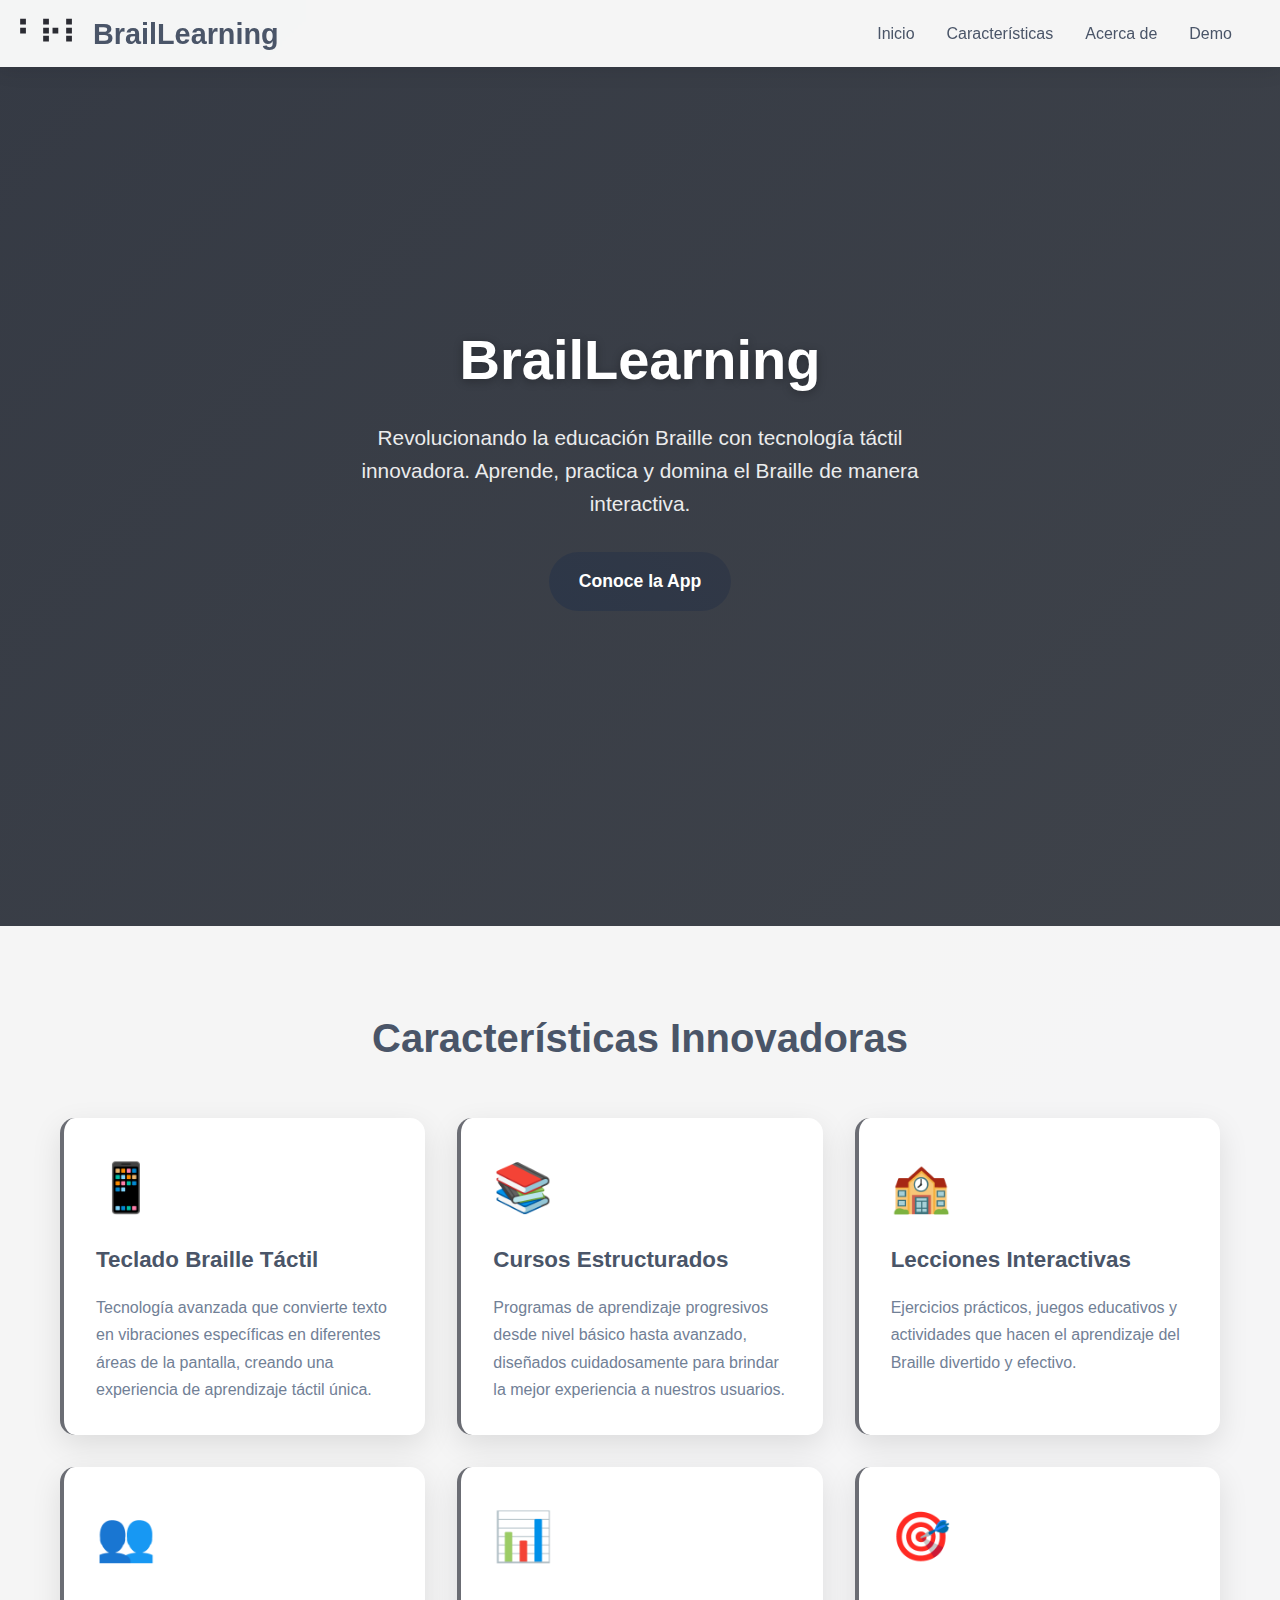
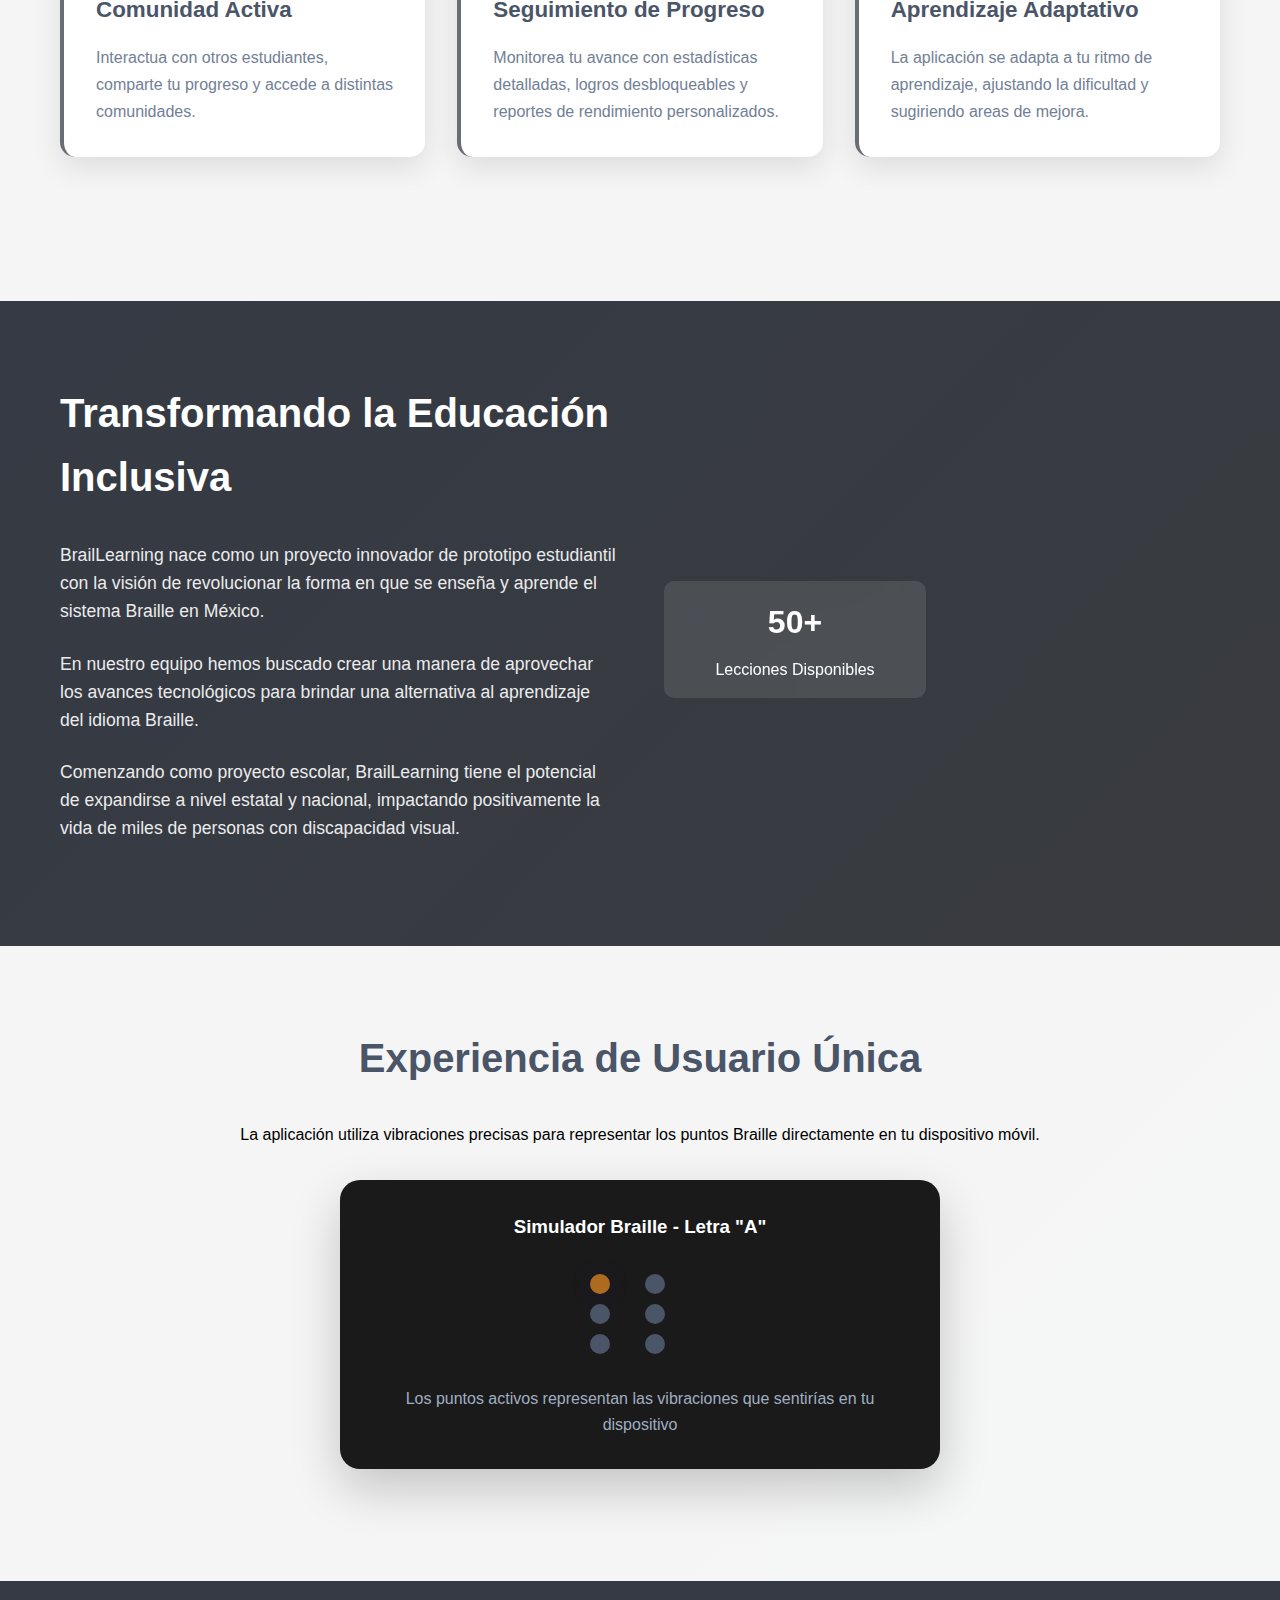
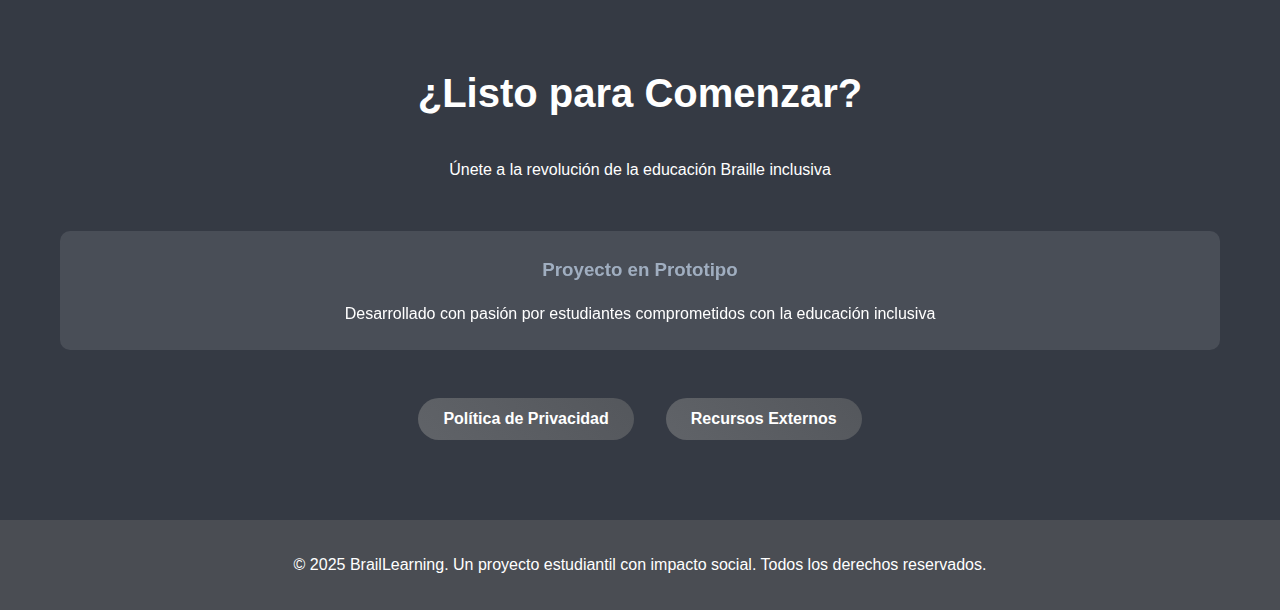
<file: index.html>
<!DOCTYPE html>
<html lang="es">
<head>
    <meta charset="UTF-8">
    <meta name="viewport" content="width=device-width, initial-scale=1.0">
    <title>BrailLearning - Educación Braille Innovadora</title>
    <link rel="stylesheet" href="BrailLearning.css">
</head>
<body>
    <header>
        <nav>
            <div class="logo">
                <span class="braille-dots">⠃⠗⠇</span>
                BrailLearning
            </div>
            <ul class="nav-links">
                <li><a href="#inicio">Inicio</a></li>
                <li><a href="#caracteristicas">Características</a></li>
                <li><a href="#acerca">Acerca de</a></li>
                <li><a href="#demo">Demo</a></li>
            </ul>
        </nav>
    </header>

    <section id="inicio" class="hero">
        <div class="braille-background" id="brailleBackground"></div>
        <div class="container">
            <h1>BrailLearning</h1>
            <p>Revolucionando la educación Braille con tecnología táctil innovadora. Aprende, practica y domina el Braille de manera interactiva.</p>
            <a href="#demo" class="cta-button">Conoce la App</a>
        </div>
    </section>

    <section id="caracteristicas" class="features">
        <div class="container">
            <h2>Características Innovadoras</h2>
            <div class="features-grid">
                <div class="feature-card">
                    <div class="feature-icon">📱</div>
                    <h3>Teclado Braille Táctil</h3>
                    <p>Tecnología avanzada que convierte texto en vibraciones específicas en diferentes áreas de la pantalla, creando una experiencia de aprendizaje táctil única.</p>
                </div>
                <div class="feature-card">
                    <div class="feature-icon">📚</div>
                    <h3>Cursos Estructurados</h3>
                    <p>Programas de aprendizaje progresivos desde nivel básico hasta avanzado, diseñados cuidadosamente para brindar la mejor experiencia a nuestros usuarios.</p>
                </div>
                <div class="feature-card">
                    <div class="feature-icon">🏫</div>
                    <h3>Lecciones Interactivas</h3>
                    <p>Ejercicios prácticos, juegos educativos y actividades que hacen el aprendizaje del Braille divertido y efectivo.</p>
                </div>
                <div class="feature-card">
                    <div class="feature-icon">👥</div>
                    <h3>Comunidad Activa</h3>
                    <p>Interactua con otros estudiantes, comparte tu progreso y accede a distintas comunidades.</p>
                </div>
                <div class="feature-card">
                    <div class="feature-icon">📊</div>
                    <h3>Seguimiento de Progreso</h3>
                    <p>Monitorea tu avance con estadísticas detalladas, logros desbloqueables y reportes de rendimiento personalizados.</p>
                </div>
                <div class="feature-card">
                    <div class="feature-icon">🎯</div>
                    <h3>Aprendizaje Adaptativo</h3>
                    <p>La aplicación se adapta a tu ritmo de aprendizaje, ajustando la dificultad y sugiriendo areas de mejora.</p>
                </div>
            </div>
        </div>
    </section>

    <section id="acerca" class="about">
        <div class="container">
            <div class="about-content">
                <div>
                    <h2>Transformando la Educación Inclusiva</h2>
                    <p>BrailLearning nace como un proyecto innovador de prototipo estudiantil con la visión de revolucionar la forma en que se enseña y aprende el sistema Braille en México.</p>
                    <p>En nuestro equipo hemos buscado crear una manera de aprovechar los avances tecnológicos para brindar una alternativa al aprendizaje del idioma Braille.</p>
                    <p>Comenzando como proyecto escolar, BrailLearning tiene el potencial de expandirse a nivel estatal y nacional, impactando positivamente la vida de miles de personas con discapacidad visual.</p>
                </div>
                <div class="stats">
                    <div class="stat">
                        <span class="stat-number">50+</span>
                        <span>Lecciones Disponibles</span>
                    </div> 
                </div>
            </div>
        </div>
    </section>

    <section id="demo" class="demo">
        <div class="container">
            <h2>Experiencia de Usuario Única</h2>
            <p>La aplicación utiliza vibraciones precisas para representar los puntos Braille directamente en tu dispositivo móvil.</p>
            
            <div class="demo-screen">
                <h3 style="color: white; margin-bottom: 1rem;">Simulador Braille - Letra "A"</h3>
                <div class="braille-simulator" id="brailleSimulator">
                    <div class="dot active"></div>
                    <div class="dot"></div>
                    <div class="dot"></div>
                    <div class="dot"></div>
                    <div class="dot"></div>
                    <div class="dot"></div>
                </div>
                <p style="color: #a0aec0; margin-top: 1rem;">Los puntos activos representan las vibraciones que sentirías en tu dispositivo</p>
            </div>
        </div>
    </section>

    <section id="contacto" class="contact">
        <div class="container">
            <h2>¿Listo para Comenzar?</h2>
            <p>Únete a la revolución de la educación Braille inclusiva</p>
            
            <div class="contact-info">
                <div class="contact-item">
                    <h3>Proyecto en Prototipo</h3>
                    <p>Desarrollado con pasión por estudiantes comprometidos con la educación inclusiva</p>
                </div>
            </div>

            <div class="action-buttons">
                <button class="action-btn" onclick="openModal('privacyModal')">
                    Política de Privacidad
                </button>
                <button class="action-btn" onclick="openModal('resourcesModal')">
                    Recursos Externos
                </button>
            </div>
        </div>
    </section>

    <!-- Modal de Política de Privacidad -->
    <div id="privacyModal" class="modal">
        <div class="modal-content">
            <div class="modal-header">
                <h2>Política de Privacidad</h2>
                <span class="close" onclick="closeModal('privacyModal')">&times;</span>
            </div>
            <div class="modal-body">
                <h3>Compromiso con tu Privacidad</h3>
                <p>En BrailLearning, valoramos y respetamos tu privacidad. Como proyecto estudiantil enfocado en la educación inclusiva, nos comprometemos a proteger toda la información que compartas con nosotros.</p>

                <h3>Información que Recopilamos</h3>
                <ul>
                    <li>Datos de progreso de aprendizaje para personalizar tu experiencia</li>
                    <li>Información de uso de la aplicación para mejorar nuestros servicios</li>
                    <li>Datos técnicos necesarios para el funcionamiento de las vibraciones táctiles</li>
                </ul>

                <h3>Uso de la Información</h3>
                <p>La información recopilada se utiliza exclusivamente para:</p>
                <ul>
                    <li>Mejorar tu experiencia de aprendizaje personalizada</li>
                    <li>Desarrollar nuevas funcionalidades educativas</li>
                    <li>Proporcionar soporte técnico cuando sea necesario</li>
                    <li>Generar estadísticas anónimas para fines académicos</li>
                </ul>

                <h3>Protección de Datos</h3>
                <p>Implementamos medidas de seguridad técnicas y organizativas para proteger tus datos personales contra el acceso no autorizado, alteración, divulgación o destrucción.</p>

                <h3>Derechos del Usuario</h3>
                <p>Como usuario de BrailLearning, tienes derecho a:</p>
                <ul>
                    <li>Acceder a tus datos personales</li>
                    <li>Solicitar la corrección de información inexacta</li>
                    <li>Solicitar la eliminación de tus datos</li>
                    <li>Retirar tu consentimiento en cualquier momento</li>
                </ul>

                <h3>Contacto</h3>
                <p>Si tienes preguntas sobre esta política de privacidad, puedes contactarnos a través de los canales oficiales del proyecto.</p>

                <p><small><em>Última actualización: Agosto 2025</em></small></p>
            </div>
        </div>
    </div>

    <!-- Modal de Recursos Externos -->
    <div id="resourcesModal" class="modal">
        <div class="modal-content">
            <div class="modal-header">
                <h2>Recursos Externos</h2>
                <span class="close" onclick="closeModal('resourcesModal')">&times;</span>
            </div>
            <div class="modal-body">
                <p>Explora estos recursos adicionales para complementar tu aprendizaje del sistema Braille:</p>

                <div class="resource-grid">
                    <div class="resource-item">
                        <h4>🎥 Canal de YouTube: "BrailLearning"</h4>
                        <p>Video tutoriales paso a paso para principiantes, desde los conceptos básicos hasta técnicas avanzadas de lectura y escritura Braille.</p>
                        <a href="#" class="resource-link" onclick="alert('Redirigiendo a YouTube...')">Ver Videos</a>
                    </div>

                    <div class="resource-item">
                        <h4>📖 Guía PDF: "Fundamentos del Sistema Braille"</h4>
                        <p>Manual completo en PDF que cubre la historia, estructura y aplicaciones del sistema Braille. Ideal para estudio offline.</p>
                        <a href="#" class="resource-link" onclick="alert('Descargando PDF...')">Descargar PDF</a>
                    </div>

                    <div class="resource-item">
                        <h4>🌐 Organización Nacional de Ciegos</h4>
                        <p>Recursos oficiales, programas de capacitación y apoyo para personas con discapacidad visual en México.</p>
                        <a href="https://www.once.es/" class="resource-link" onclick="alert('Visitando sitio web...')">Visitar Sitio</a>
                    </div>

                    <div class="resource-item">
                        <h4>🎵 Audiolibros en Braille</h4>
                        <p>Colección de audiolibros que incluyen explicaciones sobre la lectura táctil y ejercicios prácticos narrados.</p>
                        <a href="#" class="resource-link" onclick="alert('Accediendo a audiolibros...')">Escuchar</a>
                    </div>

                    <div class="resource-item">
                        <h4>🏫 Institutos de Educación Especial</h4>
                        <p>Directorio de centros educativos especializados en educación para personas con discapacidad visual en México.</p>
                        <a href="#" class="resource-link" onclick="alert('Consultando directorio...')">Ver Directorio</a>
                    </div>

                    <div class="resource-item">
                        <h4>💻 Software de Apoyo</h4>
                        <p>Lista de aplicaciones y programas gratuitos que complementan el aprendizaje y uso del sistema Braille.</p>
                        <a href="#" class="resource-link" onclick="alert('Explorando software...')">Explorar</a>
                    </div>
                </div>

                <h3>Comunidades Online</h3>
                <p>Únete a comunidades de aprendizaje donde puedes compartir experiencias, hacer preguntas y encontrar apoyo:</p>
                <ul>
                    <li>Foro de Estudiantes de Braille México</li>
                    <li>Grupo de Facebook: "Aprendiendo Braille Juntos"</li>
                    <li>Canal de Discord: "BrailLearning Community"</li>
                </ul>
            </div>
        </div>
    </div>

    <footer>
        <div class="container">
            <p>&copy; 2025 BrailLearning. Un proyecto estudiantil con impacto social. Todos los derechos reservados.</p>
        </div>
    </footer>

    <script src="script.js"></script>
</body>
</html>
</file>
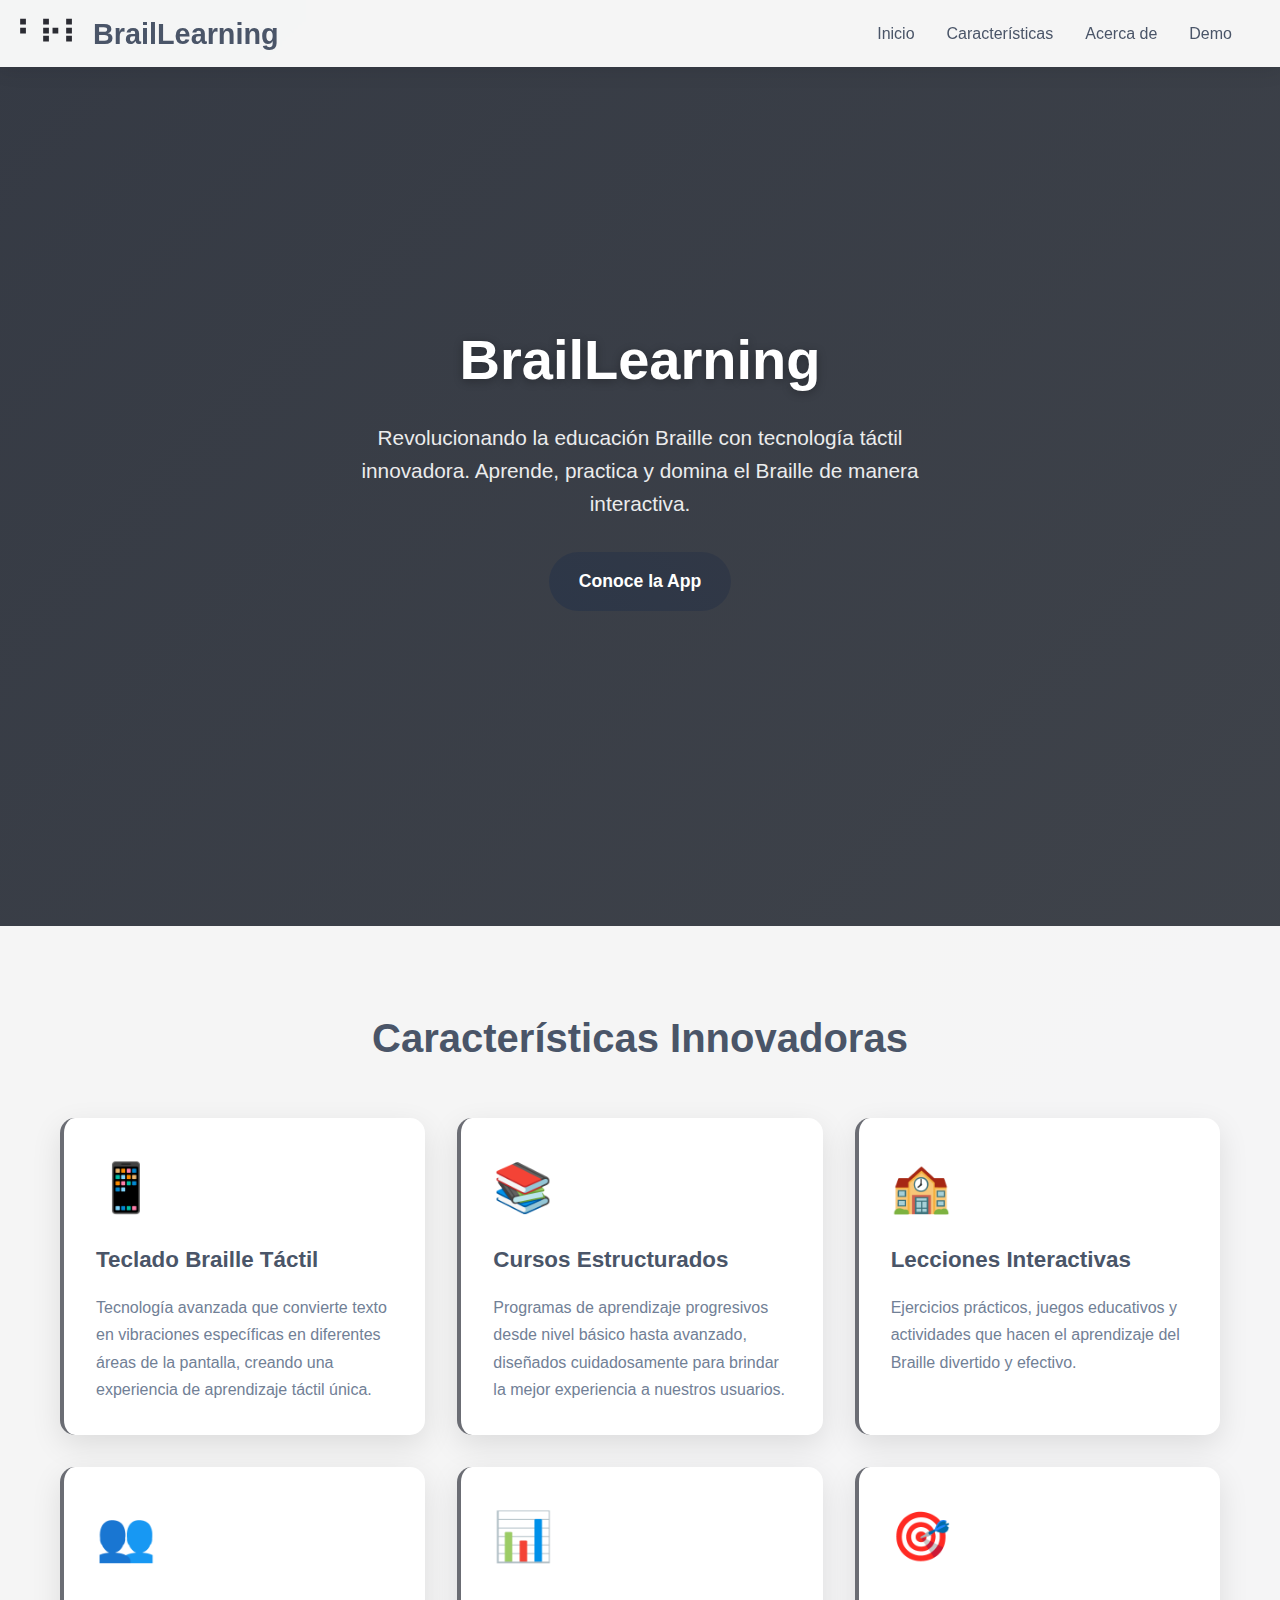
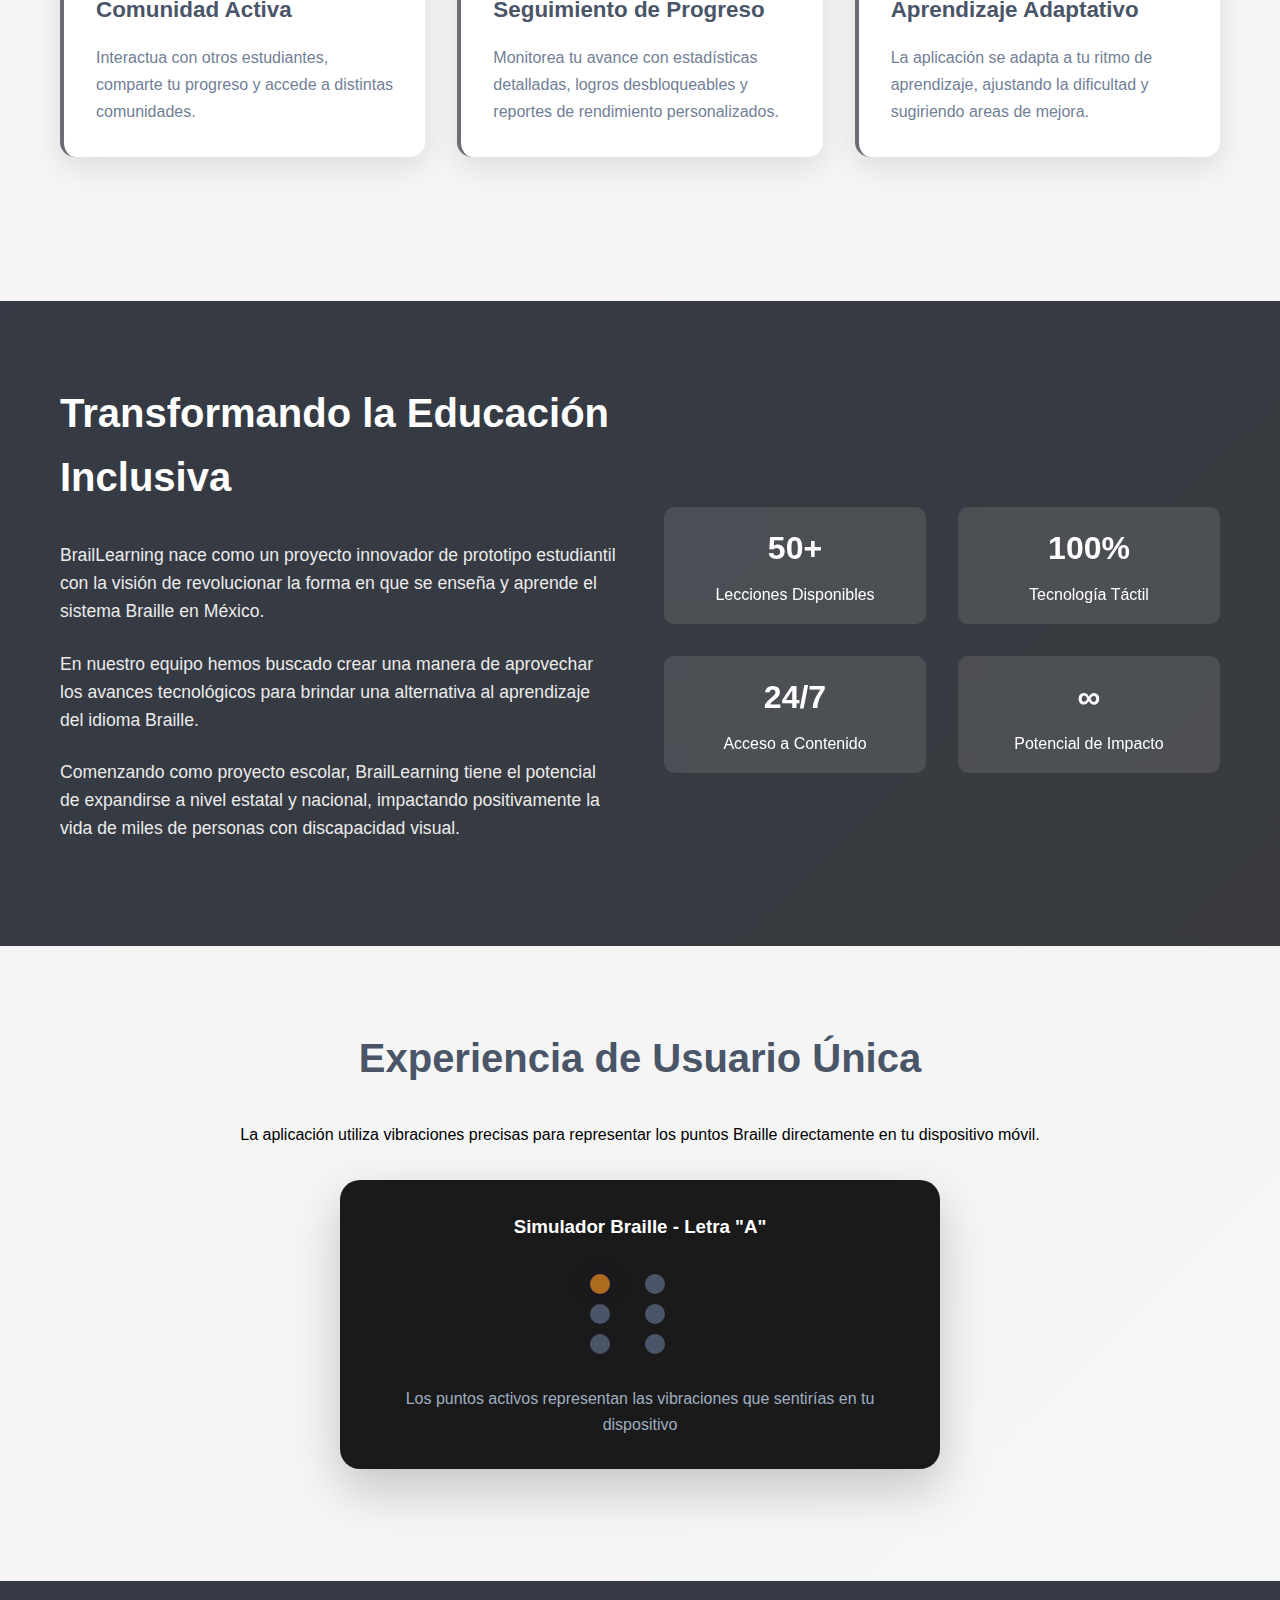
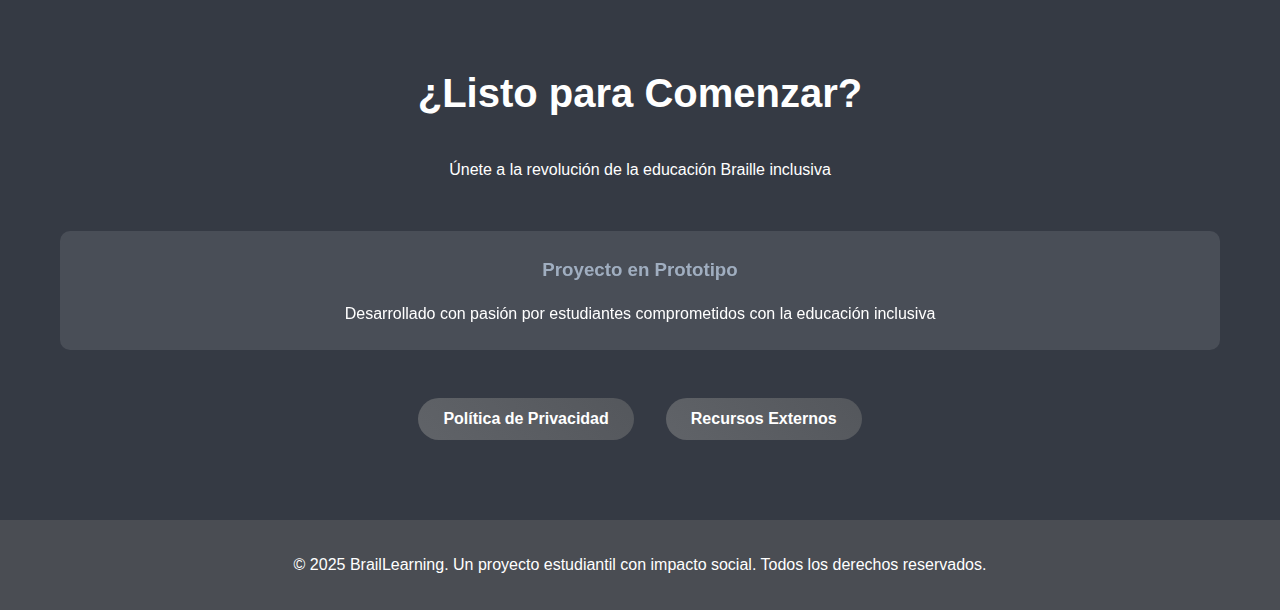
<file: BrailLearning.html>
<!DOCTYPE html>
<html lang="es">
<head>
    <meta charset="UTF-8">
    <meta name="viewport" content="width=device-width, initial-scale=1.0">
    <title>BrailLearning - Educación Braille Innovadora</title>
    <link rel="stylesheet" href="BrailLearning.css">

</head>
<body>
    <header>
        <nav>
            <div class="logo">
                <span class="braille-dots">⠃⠗⠇</span>
                BrailLearning
            </div>
            <ul class="nav-links">
                <li><a href="#inicio">Inicio</a></li>
                <li><a href="#caracteristicas">Características</a></li>
                <li><a href="#acerca">Acerca de</a></li>
                <li><a href="#demo">Demo</a></li>
            </ul>
        </nav>
    </header>

    <section id="inicio" class="hero">
        <div class="container">
            <h1>BrailLearning</h1>
            <p>Revolucionando la educación Braille con tecnología táctil innovadora. Aprende, practica y domina el Braille de manera interactiva.</p>
            <a href="#demo" class="cta-button">Conoce la App</a>
        </div>
    </section>

    <section id="caracteristicas" class="features">
        <div class="container">
            <h2>Características Innovadoras</h2>
            <div class="features-grid">
                <div class="feature-card">
                    <div class="feature-icon">📱</div>
                    <h3>Teclado Braille Táctil</h3>
                    <p>Tecnología avanzada que convierte texto en vibraciones específicas en diferentes áreas de la pantalla, creando una experiencia de aprendizaje táctil única.</p>
                </div>
                <div class="feature-card">
                    <div class="feature-icon">📚</div>
                    <h3>Cursos Estructurados</h3>
                    <p>Programas de aprendizaje progresivos desde nivel básico hasta avanzado, diseñados cuidadosamente para brindar la mejor experiencia a nuestros usuarios.</p>
                </div>
                <div class="feature-card">
                    <div class="feature-icon">🏫</div>
                    <h3>Lecciones Interactivas</h3>
                    <p>Ejercicios prácticos, juegos educativos y actividades que hacen el aprendizaje del Braille divertido y efectivo.</p>
                </div>
                <div class="feature-card">
                    <div class="feature-icon">👥</div>
                    <h3>Comunidad Activa</h3>
                    <p>Interactua con otros estudiantes, comparte tu progreso y accede a distintas comunidades.</p>
                </div>
                <div class="feature-card">
                    <div class="feature-icon">📊</div>
                    <h3>Seguimiento de Progreso</h3>
                    <p>Monitorea tu avance con estadísticas detalladas, logros desbloqueables y reportes de rendimiento personalizados.</p>
                </div>
                <div class="feature-card">
                    <div class="feature-icon">🎯</div>
                    <h3>Aprendizaje Adaptativo</h3>
                    <p>La aplicación se adapta a tu ritmo de aprendizaje, ajustando la dificultad y sugiriendo areas de mejora.</p>
                </div>
            </div>
        </div>
    </section>

    <section id="acerca" class="about">
        <div class="container">
            <div class="about-content">
                <div>
                    <h2>Transformando la Educación Inclusiva</h2>
                    <p>BrailLearning nace como un proyecto innovador de prototipo estudiantil con la visión de revolucionar la forma en que se enseña y aprende el sistema Braille en México.</p>
                    <p>En nuestro equipo hemos buscado crear una manera de aprovechar los avances tecnológicos para brindar una alternativa al aprendizaje del idioma Braille.</p>
                    <p>Comenzando como proyecto escolar, BrailLearning tiene el potencial de expandirse a nivel estatal y nacional, impactando positivamente la vida de miles de personas con discapacidad visual.</p>
                </div>
                <div class="stats">
                    <div class="stat">
                        <span class="stat-number">50+</span>
                        <span>Lecciones Disponibles</span>
                    </div>
                    <div class="stat">
                        <span class="stat-number">100%</span>
                        <span>Tecnología Táctil</span>
                    </div>
                    <div class="stat">
                        <span class="stat-number">24/7</span>
                        <span>Acceso a Contenido</span>
                    </div>
                    <div class="stat">
                        <span class="stat-number">∞</span>
                        <span>Potencial de Impacto</span>
                    </div>
                </div>
            </div>
        </div>
    </section>

    <section id="demo" class="demo">
        <div class="container">
            <h2>Experiencia de Usuario Única</h2>
            <p>La aplicación utiliza vibraciones precisas para representar los puntos Braille directamente en tu dispositivo móvil.</p>
            
            <div class="demo-screen">
                <h3 style="color: white; margin-bottom: 1rem;">Simulador Braille - Letra "A"</h3>
                <div class="braille-simulator" id="brailleSimulator">
                    <div class="dot active"></div>
                    <div class="dot"></div>
                    <div class="dot"></div>
                    <div class="dot"></div>
                    <div class="dot"></div>
                    <div class="dot"></div>
                </div>
                <p style="color: #a0aec0; margin-top: 1rem;">Los puntos activos representan las vibraciones que sentirías en tu dispositivo</p>
            </div>
    
        </div>
    </section>

    <section id="contacto" class="contact">
        <div class="container">
            <h2>¿Listo para Comenzar?</h2>
            <p>Únete a la revolución de la educación Braille inclusiva</p>
            
            <div class="contact-info">
                <div class="contact-item">
                    <h3>Proyecto en Prototipo</h3>
                    <p>Desarrollado con pasión por estudiantes comprometidos con la educación inclusiva</p>
                </div>
                
            </div>

            <div class="action-buttons">
                <button class="action-btn" onclick="openModal('privacyModal')">
                    Política de Privacidad
                </button>
                <button class="action-btn" onclick="openModal('resourcesModal')">
                    Recursos Externos
                </button>
            </div>
        </div>
    </section>

    <!-- Modal de Política de Privacidad -->
    <div id="privacyModal" class="modal">
        <div class="modal-content">
            <div class="modal-header">
                <h2>Política de Privacidad</h2>
                <span class="close" onclick="closeModal('privacyModal')">&times;</span>
            </div>
            <div class="modal-body">
                <h3>Compromiso con tu Privacidad</h3>
                <p>En BrailLearning, valoramos y respetamos tu privacidad. Como proyecto estudiantil enfocado en la educación inclusiva, nos comprometemos a proteger toda la información que compartas con nosotros.</p>

                <h3>Información que Recopilamos</h3>
                <ul>
                    <li>Datos de progreso de aprendizaje para personalizar tu experiencia</li>
                    <li>Información de uso de la aplicación para mejorar nuestros servicios</li>
                    <li>Datos técnicos necesarios para el funcionamiento de las vibraciones táctiles</li>
                </ul>

                <h3>Uso de la Información</h3>
                <p>La información recopilada se utiliza exclusivamente para:</p>
                <ul>
                    <li>Mejorar tu experiencia de aprendizaje personalizada</li>
                    <li>Desarrollar nuevas funcionalidades educativas</li>
                    <li>Proporcionar soporte técnico cuando sea necesario</li>
                    <li>Generar estadísticas anónimas para fines académicos</li>
                </ul>

                <h3>Protección de Datos</h3>
                <p>Implementamos medidas de seguridad técnicas y organizativas para proteger tus datos personales contra el acceso no autorizado, alteración, divulgación o destrucción.</p>

                <h3>Derechos del Usuario</h3>
                <p>Como usuario de BrailLearning, tienes derecho a:</p>
                <ul>
                    <li>Acceder a tus datos personales</li>
                    <li>Solicitar la corrección de información inexacta</li>
                    <li>Solicitar la eliminación de tus datos</li>
                    <li>Retirar tu consentimiento en cualquier momento</li>
                </ul>

                <h3>Contacto</h3>
                <p>Si tienes preguntas sobre esta política de privacidad, puedes contactarnos a través de los canales oficiales del proyecto.</p>

                <p><small><em>Última actualización: Agosto 2025</em></small></p>
            </div>
        </div>
    </div>

    <!-- Modal de Recursos Externos -->
    <div id="resourcesModal" class="modal">
        <div class="modal-content">
            <div class="modal-header">
                <h2>Recursos Externos</h2>
                <span class="close" onclick="closeModal('resourcesModal')">&times;</span>
            </div>
            <div class="modal-body">
                <p>Explora estos recursos adicionales para complementar tu aprendizaje del sistema Braille:</p>

                <div class="resource-grid">
                    <div class="resource-item">
                        <h4>🎥 Canal de YouTube: "BrailLearning"</h4>
                        <p>Video tutoriales paso a paso para principiantes, desde los conceptos básicos hasta técnicas avanzadas de lectura y escritura Braille.</p>
                        <a href="#" class="resource-link" onclick="alert('Redirigiendo a YouTube...')">Ver Videos</a>
                    </div>

                    <div class="resource-item">
                        <h4>📖 Guía PDF: "Fundamentos del Sistema Braille"</h4>
                        <p>Manual completo en PDF que cubre la historia, estructura y aplicaciones del sistema Braille. Ideal para estudio offline.</p>
                        <a href="#" class="resource-link" onclick="alert('Descargando PDF...')">Descargar PDF</a>
                    </div>

                    <div class="resource-item">
                        <h4>🌐 Organización Nacional de Ciegos</h4>
                        <p>Recursos oficiales, programas de capacitación y apoyo para personas con discapacidad visual en México.</p>
                        <a href="https://www.once.es/" class="resource-link" onclick="alert('Visitando sitio web...')">Visitar Sitio</a>
                    </div>

                    <div class="resource-item">
                        <h4>🎵 Audiolibros en Braille</h4>
                        <p>Colección de audiolibros que incluyen explicaciones sobre la lectura táctil y ejercicios prácticos narrados.</p>
                        <a href="#" class="resource-link" onclick="alert('Accediendo a audiolibros...')">Escuchar</a>
                    </div>

                    <div class="resource-item">
                        <h4>🏫 Institutos de Educación Especial</h4>
                        <p>Directorio de centros educativos especializados en educación para personas con discapacidad visual en México.</p>
                        <a href="#" class="resource-link" onclick="alert('Consultando directorio...')">Ver Directorio</a>
                    </div>

                    <div class="resource-item">
                        <h4>💻 Software de Apoyo</h4>
                        <p>Lista de aplicaciones y programas gratuitos que complementan el aprendizaje y uso del sistema Braille.</p>
                        <a href="#" class="resource-link" onclick="alert('Explorando software...')">Explorar</a>
                    </div>
                </div>

                <h3>Comunidades Online</h3>
                <p>Únete a comunidades de aprendizaje donde puedes compartir experiencias, hacer preguntas y encontrar apoyo:</p>
                <ul>
                    <li>Foro de Estudiantes de Braille México</li>
                    <li>Grupo de Facebook: "Aprendiendo Braille Juntos"</li>
                    <li>Canal de Discord: "BrailLearning Community"</li>
                </ul>
            </div>
        </div>
    </div>



    <footer>
        <div class="container">
            <p>&copy; 2025 BrailLearning. Un proyecto estudiantil con impacto social. Todos los derechos reservados.</p>
        </div>
    </footer>

    <script src="script.js"></script>
</body>
</html>
</file>
<file: BrailLearning.css>
* {
    margin: 0;
    padding: 0;
    box-sizing: border-box;
}

body {
    font-family: 'Segoe UI', Tahoma, Geneva, Verdana, sans-serif;
    line-height: 1.6;
    background: linear-gradient(135deg, #353a44 0%, #4b4e52 100%);
    min-height: 100vh;
}

.container {
    max-width: 1200px;
    margin: 0 auto;
    padding: 0 20px;
}

header {
    background: rgba(255, 255, 255, 0.95);
    backdrop-filter: blur(10px);
    position: fixed;
    width: 100%;
    top: 0;
    z-index: 1000;
    box-shadow: 0 2px 20px rgba(0,0,0,0.1);
}

nav {
    display: flex;
    justify-content: space-between;
    align-items: center;
    padding: 0.5rem 3rem 0.5rem 1rem;
}

.logo {
    font-size: 1.8rem;
    font-weight: bold;
    color: #4a5568;
    display: flex;
    align-items: center;
    gap: 0.5rem;
}

.braille-dots {
    display: inline-block;
    font-size: 2rem;
    color: #2b2c33;
}

.nav-links {
    display: flex;
    list-style: none;
    gap: 2rem;
}

.nav-links a {
    text-decoration: none;
    color: #4a5568;
    font-weight: 500;
    transition: color 0.3s ease;
}

.nav-links a:hover {
    color: #3d3e42;
}

/* Hero Section con animación Braille */
.hero {
    position: relative;
    padding: 35vh 0px;
    text-align: center;
    color: white;
    overflow: hidden;
}

/* Fondo animado de símbolos Braille - MÁS GRANDE Y DISTRIBUIDO */
.braille-background {
    position: absolute;
    top: 0;
    left: 0;
    width: 100%;
    height: 100%;
    pointer-events: none;
    overflow: hidden;
    z-index: 1;
}

.braille-symbol {
    position: absolute;
    font-size: 80px; /* MÁS GRANDE */
    color: rgba(255, 255, 255, 0.08); /* MÁS SUTIL */
    animation: float-up 5s linear infinite; /* MÁS LENTO */
    opacity: 0;
}

@keyframes float-up {
    0% {
        transform: translateY(120vh); /* Empieza más abajo */
        opacity: 0;
    }
    10% {
        opacity: 1;
    }
    90% {
        opacity: 1;
    }
    100% {
        transform: translateY(-20vh); /* Termina más arriba */
        opacity: 0;
    }
}

/* Contenido del hero por encima de la animación */
.hero .container {
    position: relative;
    z-index: 2;
}

.hero h1 {
    font-size: 3.5rem;
    margin-bottom: 1rem;
    text-shadow: 0 2px 10px rgba(0,0,0,0.3);
    animation: fadeInUp 1s ease-out;
}

.hero p {
    font-size: 1.3rem;
    margin-bottom: 2rem;
    max-width: 600px;
    margin-left: auto;
    margin-right: auto;
    opacity: 0.9;
    animation: fadeInUp 1s ease-out 0.2s both;
}

.cta-button {
    display: inline-block;
    background: linear-gradient(45deg, #2d3748, #313846);
    color: white;
    padding: 15px 30px;
    text-decoration: none;
    border-radius: 50px;
    font-weight: bold;
    font-size: 1.1rem;
    transition: transform 0.3s ease, box-shadow 0.3s ease;
    animation: fadeInUp 1s ease-out 0.4s both;
}

.cta-button:hover {
    transform: translateY(-2px);
    box-shadow: 0 10px 25px rgba(40, 59, 143, 0.4);
}

/* Features Section */
.features {
    padding: 80px 0;
    background: rgba(255, 255, 255, 0.95);
}

.features h2 {
    text-align: center;
    font-size: 2.5rem;
    margin-bottom: 3rem;
    color: #4a5568;
}

.features-grid {
    display: grid;
    grid-template-columns: repeat(auto-fit, minmax(300px, 1fr));
    gap: 2rem;
    margin-bottom: 4rem;
}

.feature-card {
    background: white;
    padding: 2rem;
    border-radius: 15px;
    box-shadow: 0 10px 30px rgba(0,0,0,0.1);
    transition: transform 0.3s ease, box-shadow 0.3s ease;
    border-left: 4px solid #6b6d74;
}

.feature-card:hover {
    transform: translateY(-5px);
    box-shadow: 0 15px 40px rgba(0,0,0,0.15);
}

.feature-icon {
    font-size: 3rem;
    margin-bottom: 1rem;
    color: #667eea;
}

.feature-card h3 {
    font-size: 1.4rem;
    margin-bottom: 1rem;
    color: #4a5568;
}

.feature-card p {
    color: #718096;
    line-height: 1.7;
}

/* About Section */
.about {
    padding: 80px 0;
    background: linear-gradient(135deg, #353a44 0%, #393b3f 100%);
    color: white;
}

.about-content {
    display: grid;
    grid-template-columns: 1fr 1fr;
    gap: 3rem;
    align-items: center;
}

.about h2 {
    font-size: 2.5rem;
    margin-bottom: 2rem;
}

.about p {
    font-size: 1.1rem;
    margin-bottom: 1.5rem;
    opacity: 0.9;
}

.stats {
    display: grid;
    grid-template-columns: repeat(2, 1fr);
    gap: 2rem;
    margin-top: 2rem;
}

.stat {
    text-align: center;
    padding: 1rem;
    background: rgba(255, 255, 255, 0.1);
    border-radius: 10px;
    backdrop-filter: blur(10px);
}

.stat-number {
    font-size: 2rem;
    font-weight: bold;
    display: block;
    margin-bottom: 0.5rem;
}

/* Demo Section */
.demo {
    padding: 80px 0;
    background: rgba(255, 255, 255, 0.95);
    text-align: center;
}

.demo h2 {
    font-size: 2.5rem;
    margin-bottom: 2rem;
    color: #4a5568;
}

.demo-screen {
    max-width: 600px;
    margin: 2rem auto;
    background: #1a1a1b;
    border-radius: 20px;
    padding: 2rem;
    box-shadow: 0 20px 50px rgba(0,0,0,0.2);
}

.braille-simulator {
    display: grid;
    grid-template-columns: repeat(2, 1fr);
    gap: 10px;
    max-width: 100px;
    margin: 2rem auto;
}

.dot {
    width: 20px;
    height: 20px;
    border-radius: 50%;
    background: #4a5568;
    transition: all 0.3s ease;
}

.dot.active {
    background: #ad6b1f;
    box-shadow: 0 0 15px #1f182c;
}

/* Contact Section */
.contact {
    padding: 80px 0;
    background: #353a44;
    color: white;
    text-align: center;
}

.contact h2 {
    font-size: 2.5rem;
    margin-bottom: 2rem;
}

.contact-info {
    display: grid;
    grid-template-columns: repeat(auto-fit, minmax(250px, 1fr));
    gap: 2rem;
    margin-top: 3rem;
}

.contact-item {
    padding: 1.5rem;
    background: rgba(255, 255, 255, 0.1);
    border-radius: 10px;
    backdrop-filter: blur(10px);
}

.contact-item h3 {
    margin-bottom: 1rem;
    color: #a0aec0;
}

/* Botones de acción mejorados */
.action-buttons {
    display: flex;
    justify-content: center;
    gap: 2rem;
    margin-top: 3rem;
    flex-wrap: wrap;
}

.action-btn {
    background: linear-gradient(45deg, #606368, #54575c);
    color: white;
    padding: 12px 25px;
    border: none;
    border-radius: 25px;
    font-size: 1rem;
    font-weight: 600;
    cursor: pointer;
    transition: all 0.3s ease;
    text-decoration: none;
    display: inline-flex;
    align-items: center;
    gap: 8px;
}

.action-btn:hover {
    transform: translateY(-2px);
    box-shadow: 0 8px 25px rgba(102, 126, 234, 0.4);
}

.action-btn:active {
    transform: translateY(0);
}

/* Modal Styles */
.modal {
    display: none;
    position: fixed;
    z-index: 2000;
    left: 0;
    top: 0;
    width: 100%;
    height: 100%;
    background-color: rgba(0,0,0,0.6);
    backdrop-filter: blur(5px);
    animation: fadeIn 0.3s ease;
}

.modal-content {
    background-color: #fefefe;
    margin: 3% auto;
    padding: 0;
    width: 90%;
    max-width: 800px;
    max-height: 90vh;
    border-radius: 15px;
    box-shadow: 0 20px 60px rgba(0,0,0,0.3);
    overflow: hidden;
    animation: slideInDown 0.4s ease;
}

.modal-header {
    background: linear-gradient(45deg, #353a44, #484a4e);
    color: white;
    padding: 20px 30px;
    display: flex;
    justify-content: space-between;
    align-items: center;
}

.modal-header h2 {
    margin: 0;
    font-size: 1.5rem;
}

.close {
    color: white;
    font-size: 28px;
    font-weight: bold;
    cursor: pointer;
    width: 40px;
    height: 40px;
    border-radius: 50%;
    display: flex;
    align-items: center;
    justify-content: center;
    transition: background-color 0.3s ease;
}

.close:hover {
    background-color: rgba(255,255,255,0.2);
}

.modal-body {
    padding: 30px;
    max-height: 60vh;
    overflow-y: auto;
    line-height: 1.8;
}

.modal-body h3 {
    color: #4a5568;
    margin-top: 25px;
    margin-bottom: 15px;
    font-size: 1.3rem;
}

.modal-body p {
    margin-bottom: 15px;
    color: #2d3748;
}

.modal-body ul {
    margin-bottom: 15px;
    padding-left: 25px;
}

.modal-body li {
    margin-bottom: 8px;
    color: #4a5568;
}

/* Recursos específicos */
.resource-grid {
    display: grid;
    gap: 20px;
    margin-top: 20px;
}

.resource-item {
    background: #f7fafc;
    padding: 20px;
    border-radius: 10px;
    border-left: 4px solid #82848f;
}

.resource-item h4 {
    color: #2d3748;
    margin-bottom: 10px;
    font-size: 1.1rem;
}

.resource-item p {
    color: #4a5568;
    margin-bottom: 10px;
    font-size: 0.95rem;
}

.resource-link {
    display: inline-block;
    background: #8e919e;
    color: white;
    padding: 8px 16px;
    text-decoration: none;
    border-radius: 5px;
    font-size: 0.9rem;
    margin-top: 10px;
    transition: background-color 0.3s ease;
}

.resource-link:hover {
    background: #c0c3da;
}

/* Footer */
footer {
    background: #4a4d53;
    color: white;
    text-align: center;
    padding: 2rem 0;
}

/* Animations */
@keyframes fadeInUp {
    from {
        opacity: 0;
        transform: translateY(30px);
    }
    to {
        opacity: 1;
        transform: translateY(0);
    }
}

@keyframes fadeIn {
    from { opacity: 0; }
    to { opacity: 1; }
}

@keyframes slideInDown {
    from {
        transform: translateY(-50px);
        opacity: 0;
    }
    to {
        transform: translateY(0);
        opacity: 1;
    }
}

/* Responsive Design */
@media (max-width: 768px) {
    .hero h1 {
        font-size: 2.5rem;
    }
    
    .about-content {
        grid-template-columns: 1fr;
    }
    
    .nav-links {
        display: none;
    }
    
    .stats {
        grid-template-columns: 1fr;
    }

    .action-buttons {
        flex-direction: column;
        align-items: center;
        gap: 1rem;
    }

    .action-btn {
        width: 250px;
        justify-content: center;
    }

    .modal-content {
        margin: 10% auto;
        width: 95%;
    }

    .modal-body {
        padding: 20px;
    }

    /* Símbolos más pequeños en móvil */
    .braille-symbol {
        font-size: 32px;
    }

    nav {
        padding: 0.5rem 1rem;
    }
}
</file>
